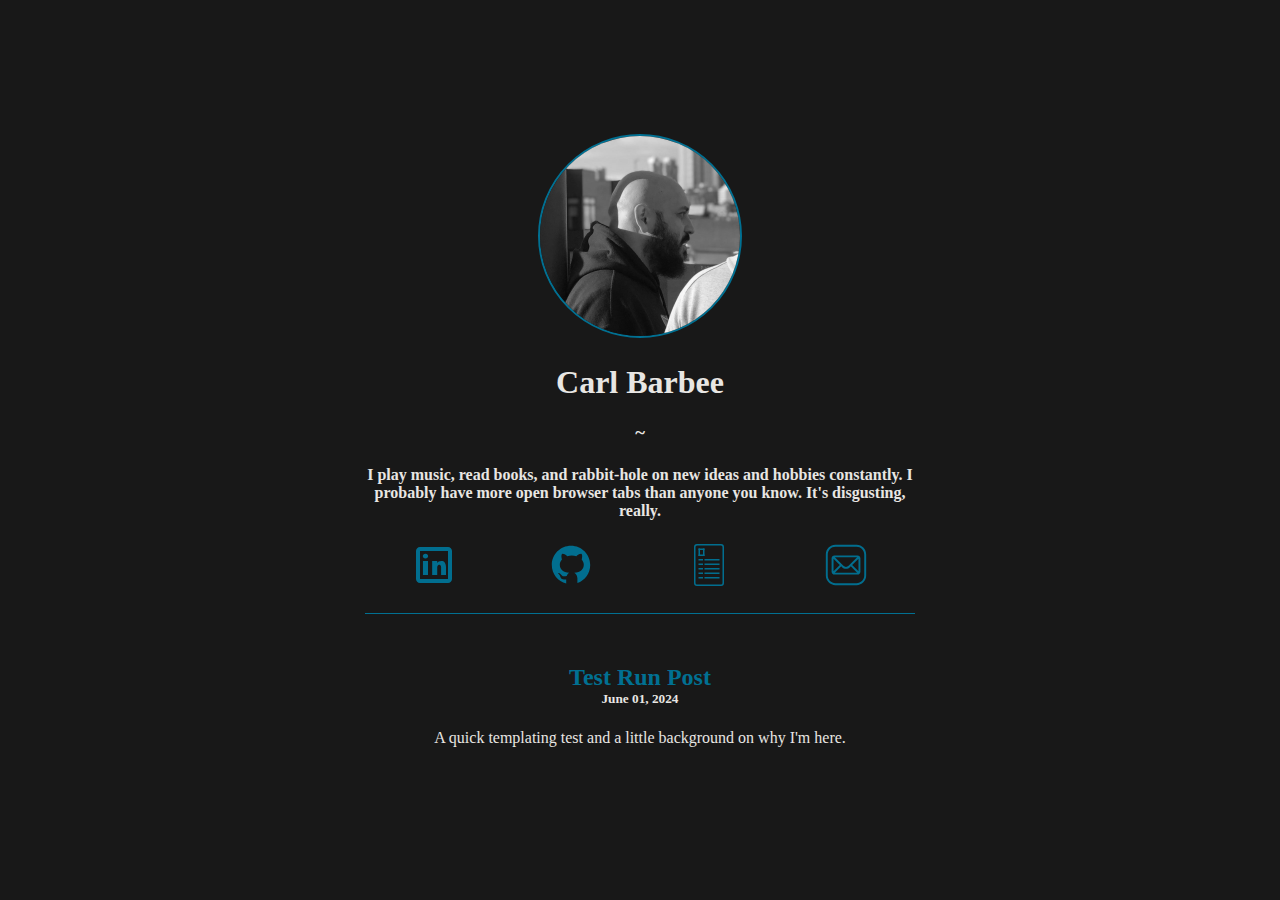
<file: index.html>
<!doctype html>
<html lang="en">

<head>
  <meta charset="utf-8">
  <meta name="viewport" content="width=device-width, initial-scale=1" >
  <title>Carl Barbee</title>
  <link rel="stylesheet" href="css/style.css">
  <meta name="description" content="">

  <link rel="icon" href="/favicon.ico" sizes="any">
  <link rel="icon" href="/icon.png">
  <link rel="apple-touch-icon" href="icon.png">

  <meta name="theme-color" content="#fafafa">
</head>

<body>
  <div class="main-container">

    <img class="headshot" src="img/IMG_1931.jpg" alt="picture of page author" title="This is me. Carl.">
    <h1>Carl Barbee</h1>
    <h3>~</h3>

    <h4>I play music, read books, and rabbit-hole on new ideas and hobbies constantly. I probably have more open browser tabs than anyone you know. It's disgusting, really.</h4>

    <div class="social-pane">
    <!-- 48x48 icons from https://icons8.com -->

      <div class="social-icon">
        <a href="https://www.linkedin.com/in/carl-barbee/"> <!-- https://icons8.com/icon/85044/linkedin -->
        <svg xmlns="http://www.w3.org/2000/svg" x="0px" y="0px" width="48" height="48" viewBox="0 0 24 24">
          <path d="M 5 3 C 3.895 3 3 3.895 3 5 L 3 19 C 3 20.105 3.895 21 5 21 L 19 21 C 20.105 21 21 20.105 21 19 L 21 5 C 21 3.895 20.105 3 19 3 L 5 3 z M 5 5 L 19 5 L 19 19 L 5 19 L 5 5 z M 7.7792969 6.3164062 C 6.9222969 6.3164062 6.4082031 6.8315781 6.4082031 7.5175781 C 6.4082031 8.2035781 6.9223594 8.7167969 7.6933594 8.7167969 C 8.5503594 8.7167969 9.0644531 8.2035781 9.0644531 7.5175781 C 9.0644531 6.8315781 8.5502969 6.3164062 7.7792969 6.3164062 z M 6.4765625 10 L 6.4765625 17 L 9 17 L 9 10 L 6.4765625 10 z M 11.082031 10 L 11.082031 17 L 13.605469 17 L 13.605469 13.173828 C 13.605469 12.034828 14.418109 11.871094 14.662109 11.871094 C 14.906109 11.871094 15.558594 12.115828 15.558594 13.173828 L 15.558594 17 L 18 17 L 18 13.173828 C 18 10.976828 17.023734 10 15.802734 10 C 14.581734 10 13.930469 10.406562 13.605469 10.976562 L 13.605469 10 L 11.082031 10 z"></path>
        </svg></a>
      </div>

      <div class="social-icon">
        <a href="https://github.com/ExtraBendyCactus"> <!-- https://icons8.com/icon/62856/github -->
          <svg  xmlns="http://www.w3.org/2000/svg" x="0px" y="0px" width="48" height="48" viewBox="0 0 30 30">
            <path d="M15,3C8.373,3,3,8.373,3,15c0,5.623,3.872,10.328,9.092,11.63C12.036,26.468,12,26.28,12,26.047v-2.051 c-0.487,0-1.303,0-1.508,0c-0.821,0-1.551-0.353-1.905-1.009c-0.393-0.729-0.461-1.844-1.435-2.526 c-0.289-0.227-0.069-0.486,0.264-0.451c0.615,0.174,1.125,0.596,1.605,1.222c0.478,0.627,0.703,0.769,1.596,0.769 c0.433,0,1.081-0.025,1.691-0.121c0.328-0.833,0.895-1.6,1.588-1.962c-3.996-0.411-5.903-2.399-5.903-5.098 c0-1.162,0.495-2.286,1.336-3.233C9.053,10.647,8.706,8.73,9.435,8c1.798,0,2.885,1.166,3.146,1.481C13.477,9.174,14.461,9,15.495,9 c1.036,0,2.024,0.174,2.922,0.483C18.675,9.17,19.763,8,21.565,8c0.732,0.731,0.381,2.656,0.102,3.594 c0.836,0.945,1.328,2.066,1.328,3.226c0,2.697-1.904,4.684-5.894,5.097C18.199,20.49,19,22.1,19,23.313v2.734 c0,0.104-0.023,0.179-0.035,0.268C23.641,24.676,27,20.236,27,15C27,8.373,21.627,3,15,3z"></path>
          </svg></a>
      </div>

<!--      <div class="social-icon">-->
<!--        <a href="https://dev.to/"> &lt;!&ndash; https://icons8.com/icon/Sf2NuZRCVuaE/dev &ndash;&gt;-->
<!--          <svg xmlns="http://www.w3.org/2000/svg" x="0px" y="0px" width="48" height="48" viewBox="0 0 32 32">-->
<!--            <path d="M 2 7 L 2 25 L 30 25 L 30 7 L 2 7 z M 4 9 L 28 9 L 28 23 L 4 23 L 4 9 z M 6 11 L 6 21 L 9 21 C 10.654 21 12 19.654 12 18 L 12 14 C 12 12.346 10.654 11 9 11 L 6 11 z M 16 11 C 14.897 11 14 11.897 14 13 L 14 19 C 14 20.103 14.897 21 16 21 L 18 21 L 18 19 L 16 19 L 16 17 L 18 17 L 18 15 L 16 15 L 16 13 L 18 13 L 18 11 L 16 11 z M 19.691406 11 L 21.775391 20.025391 C 21.907391 20.595391 22.415 21 23 21 C 23.585 21 24.092609 20.595391 24.224609 20.025391 L 26.308594 11 L 24.255859 11 L 23 16.439453 L 21.744141 11 L 19.691406 11 z M 8 13 L 9 13 C 9.552 13 10 13.448 10 14 L 10 18 C 10 18.552 9.552 19 9 19 L 8 19 L 8 13 z"></path>-->
<!--          </svg></a>-->
<!--      </div>-->

      <div class="social-icon">
        <a href="resume.html">
          <svg fill="#000000" width="48px" height="48px" viewBox="0 0 32 32" xmlns="http://www.w3.org/2000/svg"><rect height="1" width="12" x="10" y="29"/><rect height="1" width="12" x="10" y="2"/><rect height="1" width="4" x="9" y="5"/><rect height="1" width="4" x="9" y="9"/><rect height="1" width="10" x="13" y="12"/><rect height="1" width="3" x="9" y="12"/><rect height="1" width="10" x="13" y="15"/><rect height="1" width="3" x="9" y="15"/><rect height="1" width="10" x="13" y="18"/><rect height="1" width="3" x="9" y="18"/><rect height="1" width="10" x="13" y="21"/><rect height="1" width="3" x="9" y="21"/><rect height="1" width="10" x="13" y="24"/><rect height="1" width="3" x="9" y="24"/><rect height="1" transform="translate(9.5 41.5) rotate(-90)" width="20" x="15.5" y="15.5"/>
            <path d="M22,2V3h2a1,1,0,0,1,1,1V6h1V4a2,2,0,0,0-2-2Z"/><rect height="1" transform="translate(-9.5 22.5) rotate(-90)" width="20" x="-3.5" y="15.5"/><path d="M10,2V3H8A1,1,0,0,0,7,4V6H6V4A2,2,0,0,1,8,2Z"/><path d="M22,30V29h2a1,1,0,0,0,1-1V26h1v2a2,2,0,0,1-2,2Z"/><path d="M10,30V29H8a1,1,0,0,1-1-1V26H6v2a2,2,0,0,0,2,2Z"/><rect height="5" width="1" x="9" y="5"/><rect height="5" width="1" x="12" y="5"/>
          </svg></a>
      </div>

      <div class="social-icon">
        <a href="mailto:carlbarbee@proton.me"> <!-- from https://icons8.com/icons/set/email somewhere, one of the free ones -->
          <svg xmlns="http://www.w3.org/2000/svg" x="0px" y="0px" width="48" height="48" viewBox="0 0 50 50">
            <path d="M 14 4 C 8.4886661 4 4 8.4886661 4 14 L 4 36 C 4 41.511334 8.4886661 46 14 46 L 36 46 C 41.511334 46 46 41.511334 46 36 L 46 14 C 46 8.4886661 41.511334 4 36 4 L 14 4 z M 14 6 L 36 6 C 40.430666 6 44 9.5693339 44 14 L 44 36 C 44 40.430666 40.430666 44 36 44 L 14 44 C 9.5693339 44 6 40.430666 6 36 L 6 14 C 6 9.5693339 9.5693339 6 14 6 z M 13 15 C 11.35503 15 10 16.35503 10 18 L 10 32 C 10 33.64497 11.35503 35 13 35 L 37 35 C 38.64497 35 40 33.64497 40 32 L 40 18 C 40 16.35503 38.64497 15 37 15 L 13 15 z M 13.414062 17 L 36.583984 17 L 27.677734 25.892578 C 26.18494 27.382984 23.796834 27.382819 22.304688 25.890625 L 13.414062 17 z M 38 18.412109 L 38 31.587891 L 31.402344 25 L 38 18.412109 z M 12 18.414062 L 18.585938 25 L 12 31.585938 L 12 18.414062 z M 29.988281 26.412109 L 36.585938 33 L 13.414062 33 L 20 26.414062 L 20.890625 27.304688 C 23.146478 29.56054 26.832638 29.562194 29.089844 27.308594 L 29.988281 26.412109 z"></path>
          </svg></a>
      </div>

    </div>
    <div id="recent-posts">
      <div>
        <h2><a href="posts/2024/06-01.html">Test Run Post</a></h2>
        <h5 class="post-date">June 01, 2024</h5>
        <p>A quick templating test and a little background on why I'm here.</p>
      </div>

    </div>
  </div>

</body>

</html>
</file>
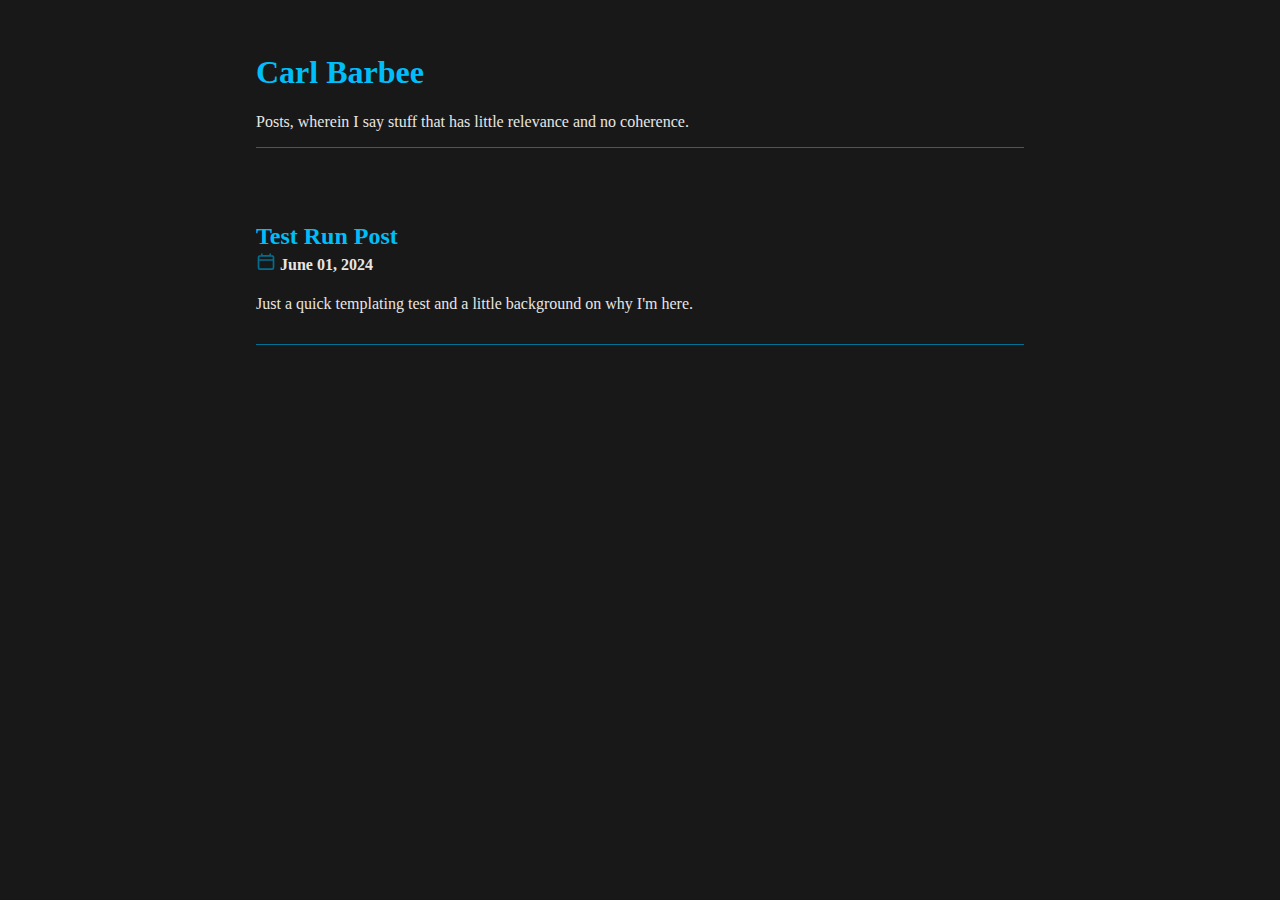
<file: posts/index.html>
<!DOCTYPE html>
<html lang="en">
<head>

    <meta charset="utf-8">
    <meta content="width=device-width" name="viewport">
    <title>All Posts</title>
    <style>
        body {
            background-color: #181818;
            color: #e8e6e3;
        }

        #main-wrapper {
            overflow: auto;
            padding: 25px 5px;
            position: relative;
            width: 100%;
            max-width: 768px;
            margin: 0 auto;

            a:link, a:visited {
                text-decoration: none;
                color: #00bef9;
            }
        }

        .title-header {
            border-bottom: 1px solid #017092;
            justify-content: start;
            text-align: start;
            margin: 20px 0 75px;

            a:link, a:visited {
                text-decoration: none;
                color: #e8e6e3;
            }

        }

        .post {
            border-bottom: 1px solid #017092;
            justify-content: start;
            margin-bottom: 60px;
            padding-bottom: 15px;
            text-align: start;
            svg {
                filter: invert(24%) sepia(58%) saturate(2588%) hue-rotate(171deg) brightness(98%) contrast(99%);
            }
        }

        .post:hover {
            border-bottom: 1px solid #00bef9;
            svg {
                filter: invert(53%) sepia(31%) saturate(4067%) hue-rotate(160deg) brightness(106%) contrast(99%);
            }
        }

        h4 {
            margin-top: -20px;
        }
    </style>

    <link rel="icon" href="/favicon.ico" sizes="any">
    <link rel="icon" href="/icon.png">
    <link rel="apple-touch-icon" href="/icon.png">

</head>
<body>
    <div id="main-wrapper">
        <div class="title-header">
            <h1><a href="..">Carl Barbee</a></h1>
            <p>Posts, wherein I say stuff that has little relevance and no coherence.</p>
        </div>

        <div class="post-list">
            <div class="post">
                <h2><a href="2024/06-01.html">Test Run Post</a></h2>
                <h4><?xml version="1.0" encoding="utf-8"?><!-- Uploaded to: SVG Repo, www.svgrepo.com, Generator: SVG Repo Mixer Tools -->
                    <svg width="20px" height="20px" viewBox="0 0 24 24" fill="none" xmlns="http://www.w3.org/2000/svg">
                        <path d="M3 10H21M7 3V5M17 3V5M6.2 21H17.8C18.9201 21 19.4802 21 19.908 20.782C20.2843 20.5903 20.5903 20.2843 20.782 19.908C21 19.4802 21 18.9201 21 17.8V8.2C21 7.07989 21 6.51984 20.782 6.09202C20.5903 5.71569 20.2843 5.40973 19.908 5.21799C19.4802 5 18.9201 5 17.8 5H6.2C5.0799 5 4.51984 5 4.09202 5.21799C3.71569 5.40973 3.40973 5.71569 3.21799 6.09202C3 6.51984 3 7.07989 3 8.2V17.8C3 18.9201 3 19.4802 3.21799 19.908C3.40973 20.2843 3.71569 20.5903 4.09202 20.782C4.51984 21 5.07989 21 6.2 21Z" stroke="#000000" stroke-width="2" stroke-linecap="round" stroke-linejoin="round" transform="translate(0 2)" />
                    </svg> June 01, 2024</h4>
                <p>Just a quick templating test and a little background on why I'm here.</p>
            </div>

        </div>
    </div>

</body>
</html>
</file>
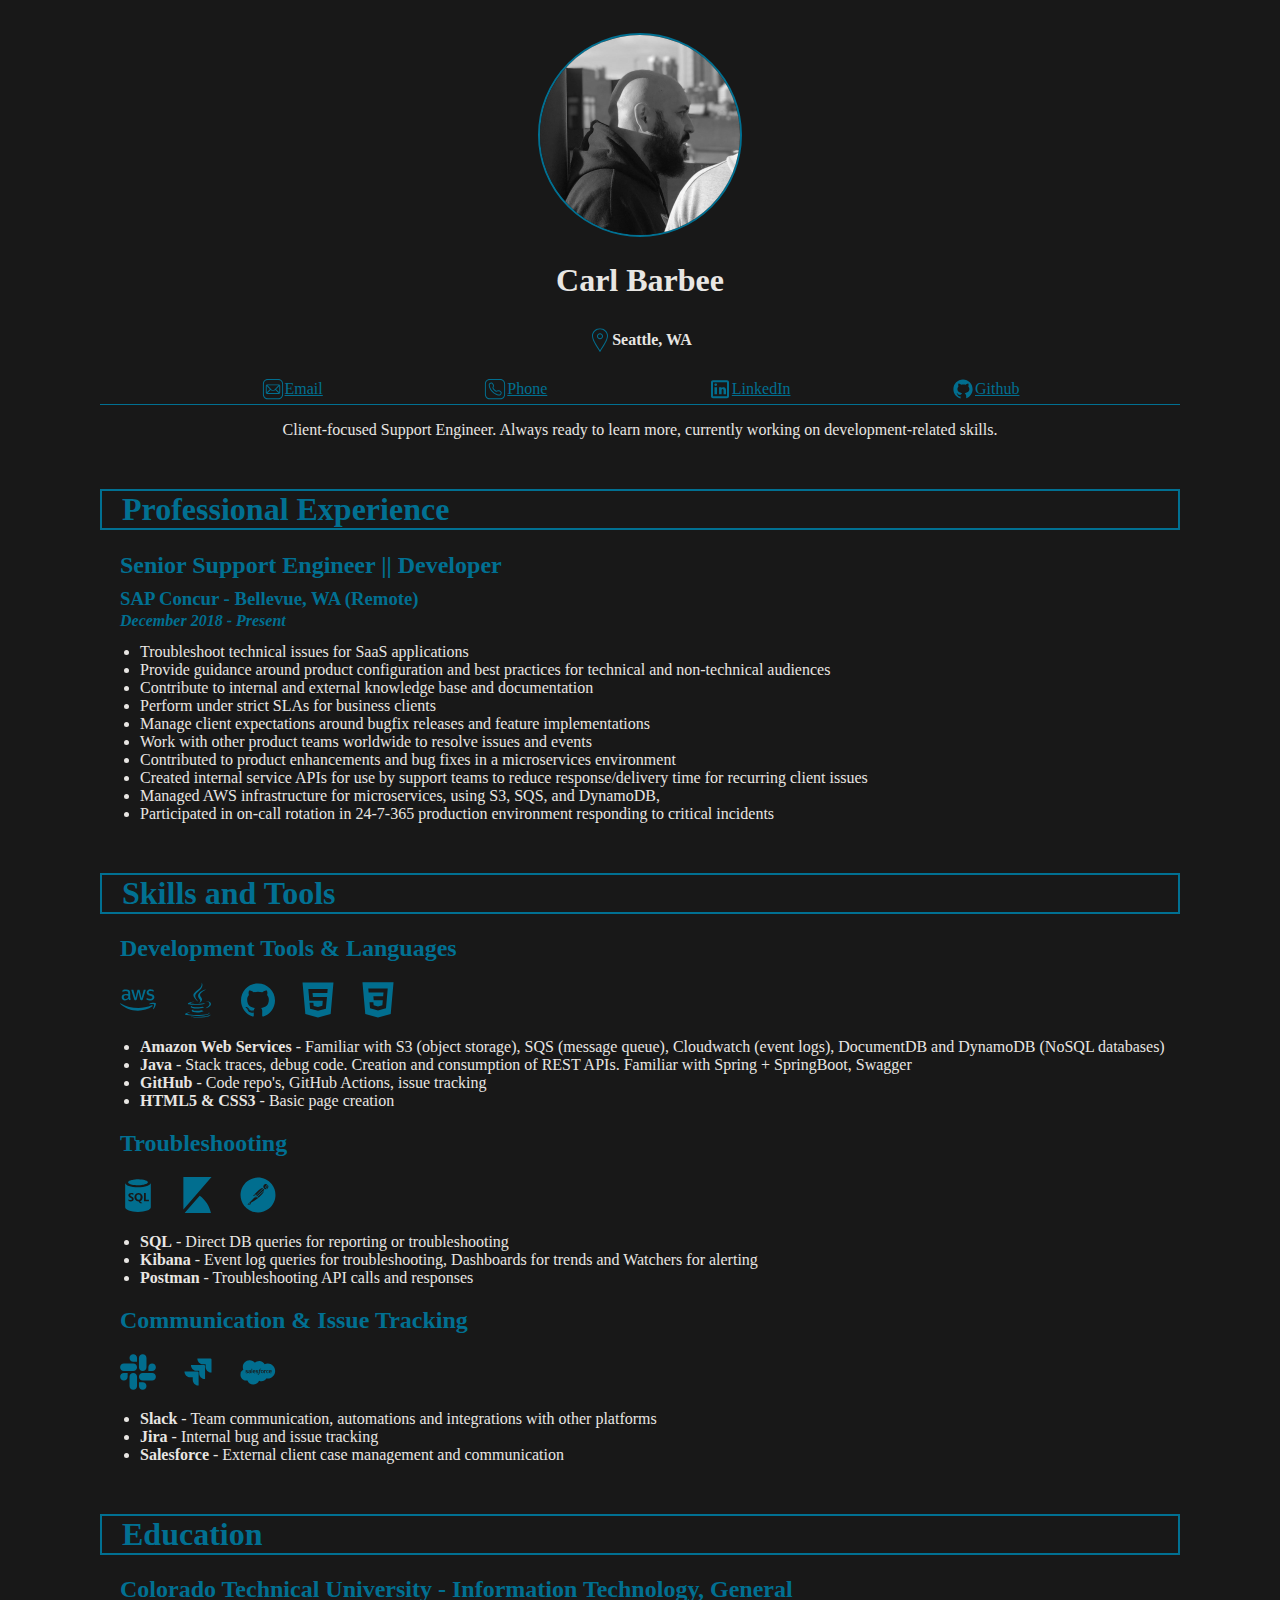
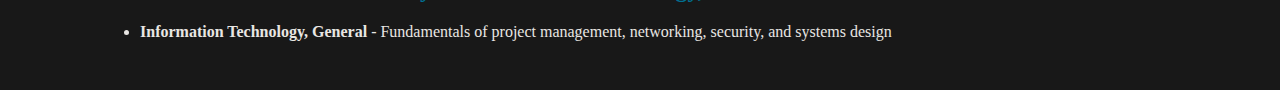
<file: resume.html>
<!DOCTYPE html>
<html lang="en">

<head>
  <meta charset="UTF-8">
  <title>Carl Barbee</title>

  <link rel="stylesheet" href="css/style.css">

  <link rel="icon" href="/favicon.ico" sizes="any">
  <link rel="icon" href="/icon.png">
  <link rel="apple-touch-icon" href="icon.png">

</head>

<body id="resume-body">
  <div class="main-resume-container">
    <img class="headshot" src="img/IMG_1931.jpg" alt="picture of page author" title="This is me. Carl.">
    <h1>Carl Barbee</h1>
    <h4>
      <svg class="resume-contact-icon resume h4" id="location-icon"  width="24" height="24" xmlns="http://www.w3.org/2000/svg" fill-rule="evenodd" clip-rule="evenodd">
        <path d="M12 10c-1.104 0-2-.896-2-2s.896-2 2-2 2 .896 2 2-.896 2-2 2m0-5c-1.657 0-3 1.343-3 3s1.343 3 3 3 3-1.343 3-3-1.343-3-3-3m-7 2.602c0-3.517 3.271-6.602 7-6.602s7 3.085 7 6.602c0 3.455-2.563 7.543-7 14.527-4.489-7.073-7-11.072-7-14.527m7-7.602c-4.198 0-8 3.403-8 7.602 0 4.198 3.469 9.21 8 16.398 4.531-7.188 8-12.2 8-16.398 0-4.199-3.801-7.602-8-7.602"/>
      </svg>Seattle, WA
    </h4>

      <div id="resume-contact">
        <div>
          <a href="mailto:carlbarbee@proton.me"> <!-- from https://icons8.com/icons/set/email somewhere, one of the free ones -->
            <svg class="resume-contact-icon" xmlns="http://www.w3.org/2000/svg" x="0px" y="0px" width="24" height="24" viewBox="0 0 50 50">
              <path d="M 14 4 C 8.4886661 4 4 8.4886661 4 14 L 4 36 C 4 41.511334 8.4886661 46 14 46 L 36 46 C 41.511334 46 46 41.511334 46 36 L 46 14 C 46 8.4886661 41.511334 4 36 4 L 14 4 z M 14 6 L 36 6 C 40.430666 6 44 9.5693339 44 14 L 44 36 C 44 40.430666 40.430666 44 36 44 L 14 44 C 9.5693339 44 6 40.430666 6 36 L 6 14 C 6 9.5693339 9.5693339 6 14 6 z M 13 15 C 11.35503 15 10 16.35503 10 18 L 10 32 C 10 33.64497 11.35503 35 13 35 L 37 35 C 38.64497 35 40 33.64497 40 32 L 40 18 C 40 16.35503 38.64497 15 37 15 L 13 15 z M 13.414062 17 L 36.583984 17 L 27.677734 25.892578 C 26.18494 27.382984 23.796834 27.382819 22.304688 25.890625 L 13.414062 17 z M 38 18.412109 L 38 31.587891 L 31.402344 25 L 38 18.412109 z M 12 18.414062 L 18.585938 25 L 12 31.585938 L 12 18.414062 z M 29.988281 26.412109 L 36.585938 33 L 13.414062 33 L 20 26.414062 L 20.890625 27.304688 C 23.146478 29.56054 26.832638 29.562194 29.089844 27.308594 L 29.988281 26.412109 z"></path>
            </svg>Email</a>
        </div>
        <div>
          <a href="tel:+4257600069"> <!-- https://icons8.com/icon/2olGSGqpqGWD/phone -->
            <svg class="resume-contact-icon" xmlns="http://www.w3.org/2000/svg" x="0px" y="0px" width="24" height="24" viewBox="0 0 50 50">
              <path d="M 14 3.9902344 C 8.4886661 3.9902344 4 8.4789008 4 13.990234 L 4 35.990234 C 4 41.501568 8.4886661 45.990234 14 45.990234 L 36 45.990234 C 41.511334 45.990234 46 41.501568 46 35.990234 L 46 13.990234 C 46 8.4789008 41.511334 3.9902344 36 3.9902344 L 14 3.9902344 z M 14 5.9902344 L 36 5.9902344 C 40.430666 5.9902344 44 9.5595687 44 13.990234 L 44 35.990234 C 44 40.4209 40.430666 43.990234 36 43.990234 L 14 43.990234 C 9.5693339 43.990234 6 40.4209 6 35.990234 L 6 13.990234 C 6 9.5595687 9.5693339 5.9902344 14 5.9902344 z M 18.048828 11.035156 C 16.003504 10.946776 14.45113 11.723922 13.474609 12.658203 C 12.986349 13.125343 12.633832 13.625179 12.392578 14.091797 C 12.151324 14.558415 11.998047 14.943108 11.998047 15.443359 C 11.998047 15.398799 11.987059 15.632684 11.980469 15.904297 C 11.973869 16.17591 11.97507 16.542045 12 16.984375 C 12.04996 17.869036 12.199897 19.065677 12.597656 20.484375 C 13.393174 23.321771 15.184446 27.043821 19.070312 30.929688 C 22.95618 34.815554 26.678014 36.606575 29.515625 37.402344 C 30.93443 37.800228 32.130881 37.949937 33.015625 38 C 33.457997 38.02503 33.822105 38.026091 34.09375 38.019531 C 34.365395 38.012931 34.601049 38.001953 34.556641 38.001953 C 35.056892 38.001953 35.441585 37.848676 35.908203 37.607422 C 36.374821 37.366168 36.874657 37.013651 37.341797 36.525391 C 38.276078 35.54887 39.053222 33.996496 38.964844 31.951172 C 38.922907 30.975693 38.381316 30.111858 37.582031 29.599609 C 36.96435 29.203814 36.005458 28.589415 34.753906 27.789062 C 33.301811 26.861299 31.44451 26.795029 29.929688 27.625 L 30.015625 27.582031 L 28.837891 28.087891 L 28.751953 28.148438 C 28.465693 28.349428 28.111154 28.386664 27.789062 28.251953 C 26.886813 27.874649 25.480985 27.133329 24.173828 25.826172 C 22.866671 24.519015 22.125351 23.113186 21.748047 22.210938 C 21.613336 21.888845 21.650568 21.534307 21.851562 21.248047 L 21.912109 21.162109 L 22.417969 19.984375 L 22.375 20.070312 C 23.204764 18.555868 23.140248 16.698619 22.210938 15.246094 C 21.410584 13.994542 20.796186 13.03565 20.400391 12.417969 C 19.888142 11.618684 19.02431 11.077096 18.048828 11.035156 z M 17.962891 13.033203 C 18.243409 13.045263 18.533045 13.209378 18.716797 13.496094 C 19.113001 14.114413 19.727696 15.07377 20.527344 16.324219 C 21.058033 17.153694 21.09533 18.243821 20.621094 19.109375 L 20.597656 19.152344 L 20.115234 20.279297 L 20.214844 20.097656 C 19.623835 20.939396 19.505055 22.032514 19.902344 22.982422 C 20.35304 24.060173 21.214923 25.695392 22.759766 27.240234 C 24.304608 28.785077 25.939827 29.64696 27.017578 30.097656 C 27.967486 30.494945 29.060604 30.376165 29.902344 29.785156 L 29.720703 29.884766 L 30.847656 29.402344 L 30.890625 29.378906 C 31.755801 28.904877 32.845877 28.944375 33.675781 29.474609 L 33.675781 29.472656 C 34.92623 30.272304 35.885587 30.886999 36.503906 31.283203 C 36.790622 31.466955 36.954736 31.756591 36.966797 32.037109 C 37.032417 33.555785 36.504954 34.506599 35.896484 35.142578 C 35.59225 35.460568 35.262335 35.691348 34.990234 35.832031 C 34.718133 35.972715 34.457889 36.001953 34.556641 36.001953 C 34.373232 36.001953 34.276633 36.013981 34.046875 36.019531 C 33.817117 36.025131 33.509144 36.025436 33.128906 36.003906 C 32.368431 35.960876 31.318757 35.831053 30.054688 35.476562 C 27.526547 34.767581 24.137509 33.168759 20.484375 29.515625 C 16.831241 25.862491 15.232169 22.473167 14.523438 19.945312 C 14.169071 18.681386 14.039037 17.631464 13.996094 16.871094 C 13.974624 16.490908 13.974899 16.18286 13.980469 15.953125 C 13.986069 15.72339 13.998047 15.626918 13.998047 15.443359 C 13.998047 15.542109 14.027287 15.281867 14.167969 15.009766 C 14.308652 14.737665 14.539432 14.40775 14.857422 14.103516 C 15.493401 13.495046 16.444215 12.967581 17.962891 13.033203 z"></path>
            </svg>Phone</a>
        </div>
        <div>
          <a href="https://www.linkedin.com/in/carl-barbee/"> <!-- https://icons8.com/icon/85044/linkedin -->
            <svg class="resume-contact-icon" xmlns="http://www.w3.org/2000/svg" x="0px" y="0px" width="24" height="24" viewBox="0 0 24 24">
              <path d="M 5 3 C 3.895 3 3 3.895 3 5 L 3 19 C 3 20.105 3.895 21 5 21 L 19 21 C 20.105 21 21 20.105 21 19 L 21 5 C 21 3.895 20.105 3 19 3 L 5 3 z M 5 5 L 19 5 L 19 19 L 5 19 L 5 5 z M 7.7792969 6.3164062 C 6.9222969 6.3164062 6.4082031 6.8315781 6.4082031 7.5175781 C 6.4082031 8.2035781 6.9223594 8.7167969 7.6933594 8.7167969 C 8.5503594 8.7167969 9.0644531 8.2035781 9.0644531 7.5175781 C 9.0644531 6.8315781 8.5502969 6.3164062 7.7792969 6.3164062 z M 6.4765625 10 L 6.4765625 17 L 9 17 L 9 10 L 6.4765625 10 z M 11.082031 10 L 11.082031 17 L 13.605469 17 L 13.605469 13.173828 C 13.605469 12.034828 14.418109 11.871094 14.662109 11.871094 C 14.906109 11.871094 15.558594 12.115828 15.558594 13.173828 L 15.558594 17 L 18 17 L 18 13.173828 C 18 10.976828 17.023734 10 15.802734 10 C 14.581734 10 13.930469 10.406562 13.605469 10.976562 L 13.605469 10 L 11.082031 10 z"></path>
            </svg>LinkedIn</a>
        </div>
        <div>
          <a href="https://github.com/ExtraBendyCactus"> <!-- https://icons8.com/icon/62856/github -->
            <svg class="resume-contact-icon" xmlns="http://www.w3.org/2000/svg" x="0px" y="0px" width="24" height="24" viewBox="0 0 30 30">
              <path d="M15,3C8.373,3,3,8.373,3,15c0,5.623,3.872,10.328,9.092,11.63C12.036,26.468,12,26.28,12,26.047v-2.051 c-0.487,0-1.303,0-1.508,0c-0.821,0-1.551-0.353-1.905-1.009c-0.393-0.729-0.461-1.844-1.435-2.526 c-0.289-0.227-0.069-0.486,0.264-0.451c0.615,0.174,1.125,0.596,1.605,1.222c0.478,0.627,0.703,0.769,1.596,0.769 c0.433,0,1.081-0.025,1.691-0.121c0.328-0.833,0.895-1.6,1.588-1.962c-3.996-0.411-5.903-2.399-5.903-5.098 c0-1.162,0.495-2.286,1.336-3.233C9.053,10.647,8.706,8.73,9.435,8c1.798,0,2.885,1.166,3.146,1.481C13.477,9.174,14.461,9,15.495,9 c1.036,0,2.024,0.174,2.922,0.483C18.675,9.17,19.763,8,21.565,8c0.732,0.731,0.381,2.656,0.102,3.594 c0.836,0.945,1.328,2.066,1.328,3.226c0,2.697-1.904,4.684-5.894,5.097C18.199,20.49,19,22.1,19,23.313v2.734 c0,0.104-0.023,0.179-0.035,0.268C23.641,24.676,27,20.236,27,15C27,8.373,21.627,3,15,3z"></path>
            </svg>Github</a>
        </div>
      </div>

    <div id="resume-intro">
      <p>Client-focused Support Engineer. Always ready to learn more, currently working on development-related skills.</p>
    </div>

    <section id="resume-experience">
      <h1 class="resume-header resume-h1">Professional Experience</h1>
      <h2 class="resume-header">Senior Support Engineer || Developer</h2>
      <h3 class="resume-header resume-h3">SAP Concur - Bellevue, WA (Remote)</h3>
      <h4 class="resume-header resume-h4">December 2018 - Present</h4>
      <ul>
        <li>Troubleshoot technical issues for SaaS applications</li>
        <li>Provide guidance around product configuration and best practices for technical and non-technical audiences</li>
        <li>Contribute to internal and external knowledge base and documentation</li>
        <li>Perform under strict SLAs for business clients</li>
        <li>Manage client expectations around bugfix releases and feature implementations</li>
        <li>Work with other product teams worldwide to resolve issues and events</li>
        <li>Contributed to product enhancements and bug fixes in a microservices environment</li>
        <li>Created internal service APIs for use by support teams to reduce response/delivery time for recurring client issues</li>
        <li>Managed AWS infrastructure for microservices, using S3, SQS, and DynamoDB,</li>
        <li>Participated in on-call rotation in 24-7-365 production environment responding to critical incidents</li>
      </ul>
    </section>

    <section id="resume-skills">
      <h1 class="resume-header resume-h1" >Skills and Tools</h1>

        <div id="skill-icons"><!-- put the stuff from https://devicon.dev here -->

          <h2 class="resume-header">Development Tools & Languages</h2>
          <svg class="skills-icons" id="aws-icon" width="36" height="36" viewBox="0 0 128 128" >
            <path fill="#000000" d="M108.59 26.148c-1.852 0-3.622.211-5.305.715-1.684.504-3.117 1.223-4.379 2.188a10.829 10.829 0 0 0-3.031 3.453c-.757 1.348-1.137 2.906-1.137 4.676 0 2.187.716 4.25 2.106 6.105 1.386 1.895 3.66 3.324 6.734 4.293l6.106 1.895c2.062.675 3.496 1.391 4.254 2.191.757.801 1.136 1.765 1.136 2.945 0 1.726-.758 3.074-2.191 4-1.43.925-3.492 1.391-6.145 1.391-1.687 0-3.328-.168-5.011-.504a23.102 23.102 0 0 1-4.633-1.476c-.421-.168-.801-.336-1.051-.418a2.357 2.357 0 0 0-.758-.13c-.634 0-.969.423-.969 1.305v2.149a2.919 2.919 0 0 0 .254 1.18c.168.38.629.8 1.305 1.18 1.094.628 2.734 1.179 4.84 1.683 2.105.504 4.297.758 6.484.758 2.15 0 4.129-.297 6.024-.883 1.808-.551 3.367-1.309 4.672-2.36 1.304-1.01 2.316-2.273 3.074-3.707.714-1.429 1.094-3.07 1.094-4.882 0-2.188-.633-4.168-1.938-5.895-1.304-1.727-3.491-3.074-6.523-4.043l-5.98-1.895c-2.23-.713-3.79-1.516-4.634-2.316-.84-.797-1.261-1.808-1.261-2.988 0-1.726.671-2.95 1.98-3.746 1.305-.801 3.199-1.18 5.598-1.18 2.988 0 5.683.547 8.086 1.64.714.337 1.261.508 1.597.508.633 0 .969-.463.969-1.347v-1.98c0-.59-.125-1.051-.379-1.391-.25-.378-.672-.715-1.262-1.051-.422-.254-1.011-.504-1.77-.758a32.528 32.528 0 0 0-2.398-.676c-.886-.168-1.769-.336-2.738-.46a21.347 21.347 0 0 0-2.82-.169zm-86.822.082c-2.316 0-4.508.254-6.57.801-2.063.505-3.831 1.137-5.303 1.895-.59.297-.97.59-1.18.883-.211.296-.293.8-.293 1.476v2.063c0 .882.293 1.304.883 1.304.168 0 .378-.043.674-.125.293-.086.796-.254 1.472-.547a33.416 33.416 0 0 1 4.547-1.433A19.176 19.176 0 0 1 20.547 32c3.242 0 5.513.633 6.863 1.938 1.304 1.303 1.98 3.534 1.98 6.734v3.074c-1.683-.379-3.283-.715-4.843-.926-1.558-.21-3.031-.336-4.461-.336-4.34 0-7.75 1.094-10.316 3.286-2.571 2.187-3.832 5.093-3.832 8.671 0 3.368 1.05 6.063 3.113 8.086 2.066 2.02 4.887 3.032 8.422 3.032 4.97 0 9.097-1.938 12.379-5.813a34.153 34.153 0 0 0 1.304 2.484 13.28 13.28 0 0 0 1.516 1.98c.422.38.844.59 1.266.59.334 0 .714-.128 1.093-.378l2.653-1.77c.546-.42.8-.843.8-1.261a1.86 1.86 0 0 0-.293-.97 22.469 22.469 0 0 1-1.347-3.03c-.297-.925-.465-2.19-.465-3.75h-.086V40c0-4.633-1.176-8.086-3.492-10.36-2.36-2.273-6.025-3.41-11.033-3.41zm19.58 1.012c-.676 0-1.012.379-1.012 1.051 0 .297.129.844.379 1.687l9.894 32.547c.254.8.547 1.387.887 1.641.336.297.84.422 1.598.422h3.62c.759 0 1.347-.125 1.684-.422.34-.293.591-.84.801-1.684l6.485-27.117 6.527 27.16c.168.84.46 1.387.8 1.684.337.292.883.422 1.684.422h3.621c.715 0 1.262-.167 1.598-.422.34-.253.633-.8.887-1.64L90.949 30.02c.168-.46.25-.797.293-1.051.043-.254.086-.466.086-.676 0-.715-.379-1.05-1.055-1.05H86.36c-.757 0-1.308.166-1.644.421-.293.25-.59.8-.84 1.64L76.59 57.517l-6.653-28.211c-.166-.8-.464-1.39-.8-1.64-.336-.298-.884-.423-1.684-.423h-3.367c-.758 0-1.348.167-1.688.422-.335.25-.588.8-.796 1.64l-6.57 27.876-7.075-27.875c-.25-.8-.504-1.39-.84-1.64-.297-.298-.844-.423-1.644-.423h-4.125zM21.64 47.496a31.816 31.816 0 0 1 3.96.25 34.401 34.401 0 0 1 3.872.719v1.765c0 1.435-.168 2.653-.422 3.665-.25 1.01-.758 1.895-1.43 2.695-1.137 1.262-2.484 2.187-4 2.695-1.516.504-2.949.758-4.336.758-1.937 0-3.41-.508-4.422-1.559-1.054-1.01-1.558-2.484-1.558-4.464 0-2.106.675-3.704 2.062-4.84 1.391-1.137 3.454-1.684 6.274-1.684zM118 73.348c-4.432.063-9.664 1.052-13.621 3.832-1.223.883-1.012 2.062.336 1.894 4.508-.547 14.44-1.726 16.21.547 1.77 2.23-1.976 11.62-3.663 15.79-.504 1.26.59 1.769 1.726.8 7.41-6.231 9.348-19.242 7.832-21.137-.757-.925-4.388-1.79-8.82-1.726zM1.63 75.859c-.926.116-1.347 1.236-.368 2.121 16.508 14.902 38.359 23.872 62.613 23.872 17.305 0 37.43-5.43 51.281-15.66 2.273-1.689.298-4.254-2.02-3.204-15.533 6.57-32.421 9.77-47.788 9.77-22.778 0-44.8-6.273-62.653-16.633-.39-.231-.755-.304-1.064-.266z"></path>
          </svg>

          <svg class="skills-icons" id="java-icon" width="36" height="36" viewBox="0 0 128 128">
            <path fill="#000000" d="M47.617 98.12c-19.192 5.362 11.677 16.439 36.115 5.969-4.003-1.556-6.874-3.351-6.874-3.351-10.897 2.06-15.952 2.222-25.844 1.092-8.164-.935-3.397-3.71-3.397-3.71zm33.189-10.46c-14.444 2.779-22.787 2.69-33.354 1.6-8.171-.845-2.822-4.805-2.822-4.805-21.137 7.016 11.767 14.977 41.309 6.336-3.14-1.106-5.133-3.131-5.133-3.131zm11.319-60.575c.001 0-42.731 10.669-22.323 34.187 6.024 6.935-1.58 13.17-1.58 13.17s15.289-7.891 8.269-17.777c-6.559-9.215-11.587-13.793 15.634-29.58zm9.998 81.144s3.529 2.91-3.888 5.159c-14.102 4.272-58.706 5.56-71.095.171-4.45-1.938 3.899-4.625 6.526-5.192 2.739-.593 4.303-.485 4.303-.485-4.952-3.487-32.013 6.85-13.742 9.815 49.821 8.076 90.817-3.637 77.896-9.468zM85 77.896c2.395-1.634 5.703-3.053 5.703-3.053s-9.424 1.685-18.813 2.474c-11.494.964-23.823 1.154-30.012.326-14.652-1.959 8.033-7.348 8.033-7.348s-8.812-.596-19.644 4.644C17.455 81.134 61.958 83.958 85 77.896zm5.609 15.145c-.108.29-.468.616-.468.616 31.273-8.221 19.775-28.979 4.822-23.725-1.312.464-2 1.543-2 1.543s.829-.334 2.678-.72c7.559-1.575 18.389 10.119-5.032 22.286zM64.181 70.069c-4.614-10.429-20.26-19.553.007-35.559C89.459 14.563 76.492 1.587 76.492 1.587c5.23 20.608-18.451 26.833-26.999 39.667-5.821 8.745 2.857 18.142 14.688 28.815zm27.274 51.748c-19.187 3.612-42.854 3.191-56.887.874 0 0 2.874 2.38 17.646 3.331 22.476 1.437 57-.8 57.816-11.436.001 0-1.57 4.032-18.575 7.231z"></path>
          </svg>

          <svg class="skills-icons" id="github-icon" width="36" height="36" viewBox="0 0 128 128">
            <g fill="#000000"><path fill-rule="evenodd" clip-rule="evenodd" d="M64 5.103c-33.347 0-60.388 27.035-60.388 60.388 0 26.682 17.303 49.317 41.297 57.303 3.017.56 4.125-1.31 4.125-2.905 0-1.44-.056-6.197-.082-11.243-16.8 3.653-20.345-7.125-20.345-7.125-2.747-6.98-6.705-8.836-6.705-8.836-5.48-3.748.413-3.67.413-3.67 6.063.425 9.257 6.223 9.257 6.223 5.386 9.23 14.127 6.562 17.573 5.02.542-3.903 2.107-6.568 3.834-8.076-13.413-1.525-27.514-6.704-27.514-29.843 0-6.593 2.36-11.98 6.223-16.21-.628-1.52-2.695-7.662.584-15.98 0 0 5.07-1.623 16.61 6.19C53.7 35 58.867 34.327 64 34.304c5.13.023 10.3.694 15.127 2.033 11.526-7.813 16.59-6.19 16.59-6.19 3.287 8.317 1.22 14.46.593 15.98 3.872 4.23 6.215 9.617 6.215 16.21 0 23.194-14.127 28.3-27.574 29.796 2.167 1.874 4.097 5.55 4.097 11.183 0 8.08-.07 14.583-.07 16.572 0 1.607 1.088 3.49 4.148 2.897 23.98-7.994 41.263-30.622 41.263-57.294C124.388 32.14 97.35 5.104 64 5.104z"></path><path d="M26.484 91.806c-.133.3-.605.39-1.035.185-.44-.196-.685-.605-.543-.906.13-.31.603-.395 1.04-.188.44.197.69.61.537.91zm2.446 2.729c-.287.267-.85.143-1.232-.28-.396-.42-.47-.983-.177-1.254.298-.266.844-.14 1.24.28.394.426.472.984.17 1.255zM31.312 98.012c-.37.258-.976.017-1.35-.52-.37-.538-.37-1.183.01-1.44.373-.258.97-.025 1.35.507.368.545.368 1.19-.01 1.452zm3.261 3.361c-.33.365-1.036.267-1.552-.23-.527-.487-.674-1.18-.343-1.544.336-.366 1.045-.264 1.564.23.527.486.686 1.18.333 1.543zm4.5 1.951c-.147.473-.825.688-1.51.486-.683-.207-1.13-.76-.99-1.238.14-.477.823-.7 1.512-.485.683.206 1.13.756.988 1.237zm4.943.361c.017.498-.563.91-1.28.92-.723.017-1.308-.387-1.315-.877 0-.503.568-.91 1.29-.924.717-.013 1.306.387 1.306.88zm4.598-.782c.086.485-.413.984-1.126 1.117-.7.13-1.35-.172-1.44-.653-.086-.498.422-.997 1.122-1.126.714-.123 1.354.17 1.444.663zm0 0"></path></g>
          </svg>

          <svg class="skills-icons" id="html5-icon" width="36" height="36" viewBox="0 0 128 128">
            <path fill="#00000" d="M9.032 2l10.005 112.093 44.896 12.401 45.02-12.387L118.968 2H9.032zm89.126 26.539l-.627 7.172L97.255 39H44.59l1.257 14h50.156l-.336 3.471-3.233 36.119-.238 2.27L64 102.609v.002l-.034.018-28.177-7.423L33.876 74h13.815l.979 10.919L63.957 89H64v-.546l15.355-3.875L80.959 67H33.261l-3.383-38.117L29.549 25h68.939l-.33 3.539z"></path>
            <title>TestTestTest</title>
          </svg>

          <svg class="skills-icons" id="css3-icon" width="36" height="36" viewBox="0 0 128 128">
            <path fill="#000000" d="M8.76 1l10.055 112.883 45.118 12.58 45.244-12.626L119.24 1H8.76zm89.591 25.862l-3.347 37.605.01.203-.014.467v-.004l-2.378 26.294-.262 2.336L64 101.607v.001l-.022.019-28.311-7.888L33.75 72h13.883l.985 11.054 15.386 4.17-.004.008v-.002l15.443-4.229L81.075 65H48.792l-.277-3.043-.631-7.129L47.553 51h34.749l1.264-14H30.64l-.277-3.041-.63-7.131L29.401 23h69.281l-.331 3.862z"></path>
          </svg>
          <ul>
            <li><b>Amazon Web Services</b> - Familiar with S3 (object storage), SQS (message queue), Cloudwatch (event logs), DocumentDB and DynamoDB (NoSQL databases)</li>
            <li><b>Java</b> - Stack traces, debug code. Creation and consumption of REST APIs. Familiar with Spring + SpringBoot, Swagger</li>
            <li><b>GitHub</b> - Code repo's, GitHub Actions, issue tracking </li>
            <li><b>HTML5 & CSS3</b> - Basic page creation</li>
          </ul>

          <h2 class="resume-header">Troubleshooting</h2>
          <svg class="skills-icons" id="sql-icon" width="36" height="36" xmlns="http://www.w3.org/2000/svg" viewBox="0 0 128 128">
            <path fill="#000000" d="M64 8.25c-3.465.008-6.93.164-10.383.477a99.14 99.14 0 0 0-6.27.773c-1.874.305-3.738.68-5.585 1.125-1.602.39-3.188.86-4.75 1.398-.676.25-1.348.52-2.012.813-.871.383-1.715.824-2.531 1.316-.242.145-.477.301-.711.461a8.93 8.93 0 0 0-2.035 1.969 4.713 4.713 0 0 0-.532 1.047 3.53 3.53 0 0 0-.148 1.535c.047.32.133.629.262.926.14.312.316.61.527.879.36.472.77.902 1.223 1.281a12.48 12.48 0 0 0 2.418 1.602 23.158 23.158 0 0 0 3.218 1.421c-.117.036-.234.075-.355.114a81.115 81.115 0 0 0 6.758 1.847c2.281.524 4.586.946 6.906 1.266 2.316.324 4.648.547 6.988.668a78.84 78.84 0 0 0 7.012.05c2.273.063 4.55.028 6.82-.105a80.66 80.66 0 0 0 6.778-.71c.468-.06.922-.13 1.37-.192.61-.09 1.216-.184 1.821-.285a57.39 57.39 0 0 0 3.89-.746 55.06 55.06 0 0 0 6.63-1.899c.89-.34 1.77-.715 2.629-1.133a19.913 19.913 0 0 0 2.148-1.242 11.382 11.382 0 0 0 1.578-1.324c.39-.418.727-.89.988-1.402.211-.461.325-.961.336-1.47a3.26 3.26 0 0 0-.406-1.585 4.68 4.68 0 0 0-.71-1.027 9.27 9.27 0 0 0-1.024-.973 10.43 10.43 0 0 0-.614-.484 14.733 14.733 0 0 0-1.484-.903 22.605 22.605 0 0 0-3.77-1.683 53.427 53.427 0 0 0-7.453-2.016 78.118 78.118 0 0 0-5.93-.973 97.165 97.165 0 0 0-6.558-.609c-2.344-.145-4.691-.21-7.039-.207ZM18.418 20.055v87.89c0 9.032 20.055 16.356 44.941 16.5H64c25.172 0 45.582-7.113 45.582-16.5v-87.89c0 9.172-20.41 16.496-45.582 16.496s-45.582-7.11-45.582-16.496Zm22.117 36.48c2.422-.097 4.836.29 7.11 1.137v6.113a11.533 11.533 0 0 0-7.11-2.062 4.847 4.847 0 0 0-2.988.855 2.418 2.418 0 0 0-1.067 2.133 3.13 3.13 0 0 0 .852 2.277 13.064 13.064 0 0 0 3.629 2.203 17.225 17.225 0 0 1 5.902 4.055 7.458 7.458 0 0 1 1.778 4.977 7.681 7.681 0 0 1-2.348 6.468 13.364 13.364 0 0 1-8.39 2.348 15.411 15.411 0 0 1-7.61-1.707v-6.613a11.801 11.801 0 0 0 7.75 2.988 5.786 5.786 0 0 0 3.203-.781 2.712 2.712 0 0 0 1.137-2.207 2.982 2.982 0 0 0-1.067-2.274 20.558 20.558 0 0 0-4.41-2.562c-4.836-2.133-7.11-4.977-7.11-8.602a7.68 7.68 0 0 1 2.985-6.332 11.67 11.67 0 0 1 7.754-2.414Zm25.598.281a14.228 14.228 0 0 1 7.113 1.852A12.87 12.87 0 0 1 78.223 64a16.509 16.509 0 0 1 2.347 7.54 16.634 16.634 0 0 1-2.347 8.956 12.736 12.736 0 0 1-7.114 5.406l8.75 7.82h-8.605l-6.117-7.109a14.679 14.679 0 0 1-7.11-2.133 12.526 12.526 0 0 1-4.906-5.261 16.06 16.06 0 0 1-1.707-7.114A17.48 17.48 0 0 1 53.262 64a13.217 13.217 0 0 1 5.191-5.262 15.015 15.015 0 0 1 7.68-1.922Zm19.199.075h6.402v24.175h11.094v5.192H85.332Zm-19.484 4.906a7.104 7.104 0 0 0-5.547 2.629 10.903 10.903 0 0 0-2.063 7.113 10.842 10.842 0 0 0 2.063 7.11 6.538 6.538 0 0 0 5.406 2.558 6.673 6.673 0 0 0 5.402-2.488 10.355 10.355 0 0 0 1.993-7.18c.156-2.52-.52-5.016-1.918-7.113a6.181 6.181 0 0 0-5.336-2.63Zm0 0"/>
          </svg>

          <svg class="skills-icons" id="kibana-icon" width="36" height="36" viewBox="0 0 128 128">
            <path fill="#000000" d="M12 0v48c2.323 0 4.624.086 6.906.244A99.422 99.422 0 0 0 12 48v67.152l47.73-54.96a99.422 99.422 0 0 0-6.1-3.057 101.03 101.03 0 0 1 6.1 3.053L112 0H12zm7.44 48.287a99.33 99.33 0 0 1 6.466.695 99.422 99.422 0 0 0-6.467-.695zm7.027.777c2.192.322 4.36.712 6.504 1.174a99.422 99.422 0 0 0-6.504-1.174zm6.838 1.245a99.243 99.243 0 0 1 13.232 3.882 99.422 99.422 0 0 0-13.232-3.882zm13.857 4.12c1.983.75 3.935 1.561 5.856 2.43a99.422 99.422 0 0 0-5.856-2.43zM70.04 66.622l-48.973 56.406L16.738 128h93.258c-5.12-25.21-19.758-46.945-39.957-61.379z"></path>
          </svg>

          <svg class="skills-icons" id="postman-icon" width="36" height="36" viewBox="0 0 128 128">
            <path fill="#000000" d="M62.988 1.943c-12.929.2-25.904 4.428-36.925 12.94-27.125 20.953-32.13 59.93-11.176 87.055 20.957 27.123 59.937 32.124 87.058 11.167 27.114-20.952 32.118-59.918 11.172-87.039C100.68 9.96 81.884 1.65 62.988 1.943zm28.875 23.139a9.27 9.27 0 0 1 5.586 1.914l-8.068 8.117a.84.84 0 0 0-.076.098.83.83 0 0 0-.239.55.832.832 0 0 0 .313.65h.002l6.1 6.1a9.044 9.044 0 0 1-10.028-1.913c-2.586-2.6-3.336-6.504-1.953-9.891 1.383-3.39 4.68-5.605 8.363-5.625zm7.12 3.432a8.87 8.87 0 0 1 2.033 5.674 9.15 9.15 0 0 1-2.688 6.464 9.989 9.989 0 0 1-1.098.895L92.307 36.7l-.963-.963.265-.265 7.373-6.96zm-.366 4.193a.777.777 0 0 0-.55.031.731.731 0 0 0-.36.426.73.73 0 0 0 .05.559 2.226 2.226 0 0 1-.257 2.328.64.64 0 0 0-.195.488c.004.184.07.36.195.492a.58.58 0 0 0 .414 0 .68.68 0 0 0 .672-.207 3.573 3.573 0 0 0 .465-3.777v.004a.777.777 0 0 0-.434-.344zM79.34 39.43a5.584 5.584 0 0 1 3.31 1.226 4.756 4.756 0 0 0-2.681 1.34L57.162 64.701l-4.476-4.476c11.828-11.772 19.06-17.921 23.556-19.936a5.584 5.584 0 0 1 3.098-.86zm3.965 2.96a2.895 2.895 0 0 1 2.043.844 2.786 2.786 0 0 1 .879 2.121 2.869 2.869 0 0 1-.985 2.07l-24.25 21.106-2.617-2.617 22.887-22.68a2.895 2.895 0 0 1 2.043-.843zm2.994 6.698c-1.69 6.702-10.647 15.783-19.987 24.607l-3.777-3.773L86.3 49.088zM51.367 61.547l.274.27 3.513 3.513-9.63 2.06 5.843-5.843zm5.793 5.84.004.004 1.168 1.195a1.086 1.086 0 0 0 .018.084l.078.012.248.254.82.84-5.385.66 3.05-3.05zm3.867 4.076 3.578 3.576A126.992 126.992 0 0 1 38.75 91.695a1.44 1.44 0 0 0-.777 1.653l1.035 4.5a.31.31 0 0 1 0 .363.31.31 0 0 1-.414 0l-6.102-6.152L51.3 72.975l9.728-1.512zm-29.933 21.94.869.814 4.492 4.492-10.016-.648 4.655-4.659z"></path>
          </svg>
          <ul>
            <li><b>SQL</b> - Direct DB queries for reporting or troubleshooting</li>
            <li><b>Kibana</b> - Event log queries for troubleshooting, Dashboards for trends and Watchers for alerting</li>
            <li><b>Postman</b> - Troubleshooting API calls and responses</li>
          </ul>


          <h2 class="resume-header">Communication & Issue Tracking</h2>
          <svg class="skills-icons" id="slack-icon" width="36" height="36" viewBox="0 0 128 128">
            <path d="M27.15 80.766c0 7.351-5.994 13.355-13.345 13.355C6.454 94.12.45 88.117.45 80.766c0-7.351 6.004-13.355 13.355-13.355H27.15zm6.73 0c0-7.351 6.003-13.355 13.354-13.355 7.351 0 13.355 6.004 13.355 13.355v33.43c0 7.35-6.004 13.354-13.355 13.354-7.351 0-13.355-6.004-13.355-13.355v-33.43zM47.234 27.15c-7.351 0-13.355-5.994-13.355-13.345C33.88 6.454 39.883.45 47.234.45c7.351 0 13.355 6.004 13.355 13.355V27.15zm0 6.73c7.351 0 13.355 6.003 13.355 13.354 0 7.351-6.004 13.355-13.355 13.355h-33.43C6.455 60.589.45 54.585.45 47.234c0-7.351 6.004-13.355 13.355-13.355h33.43zm53.616 13.354c0-7.351 5.994-13.355 13.345-13.355 7.351 0 13.355 6.004 13.355 13.355 0 7.351-6.004 13.355-13.355 13.355H100.85zm-6.73 0c0 7.351-6.003 13.355-13.354 13.355-7.351 0-13.355-6.004-13.355-13.355v-33.43C67.411 6.455 73.415.45 80.766.45c7.351 0 13.355 6.004 13.355 13.355zM80.766 100.85c7.351 0 13.355 5.994 13.355 13.345 0 7.351-6.004 13.355-13.355 13.355-7.351 0-13.355-6.004-13.355-13.355V100.85zm0-6.73c-7.351 0-13.355-6.003-13.355-13.354 0-7.351 6.004-13.355 13.355-13.355h33.43c7.35 0 13.354 6.004 13.354 13.355 0 7.351-6.004 13.355-13.355 13.355zm0 0"></path>
          </svg>

          <svg class="skills-icons" id="jira-icon" width="36" height="36" viewBox="0 0 128 128">
            <path d="m61.805 16c0 11.52 9.3287 20.848 20.848 20.848h8.5v8.2266c0 11.52 9.3277 20.848 20.848 20.848v-45.945a3.978 3.978 0 0 0-3.9766-3.9766h-46.219zm-22.902 23.039c0 11.519 9.3248 20.848 20.844 20.848h8.5039v8.2266c0 11.52 9.3277 20.848 20.848 20.848v-45.945a3.983 3.983 0 0 0-3.9766-3.9766h-46.219zm-22.902 23.039c0 11.52 9.3238 20.848 20.844 20.848h8.5039v8.2266c0 11.524 9.3287 20.848 20.848 20.848v-45.941a3.984 3.984 0 0 0-3.9766-3.9805h-46.219z"></path>
          </svg>

          <svg class="skills-icons" id="salesforce-icon" width="36" height="36" viewBox="0 0 128 128">
            <path d="M33.97 22.03c-13.23 0-23.95 10.71-23.95 23.92 0 3.38.7 6.6 1.97 9.51A20.814 20.814 0 001.7 73.47c0 11.48 9.21 20.79 20.58 20.79 1.45 0 2.87-.15 4.23-.44 3.12 8.47 11.25 14.51 20.8 14.51 9.17 0 17.03-5.57 20.41-13.51a19.235 19.235 0 008.5 1.96c7.28 0 13.63-4.01 16.96-9.95 1.7.34 3.45.52 5.24.52 14.68 0 26.58-12.01 26.58-26.82 0-14.8-11.9-26.81-26.58-26.81-3.83 0-7.46.82-10.75 2.29-3.78-6.74-10.88-11.28-19.02-11.28-6.13 0-11.66 2.57-15.64 6.71-4.37-5.72-11.28-9.42-19.04-9.41zM73.5 52.16c.37 0 .7.02.97.07s.48.1.71.17c.05.02.19.09.13.26l-.55 1.5c-.04.11-.08.18-.31.11-.06-.02-.15-.04-.37-.09a2.61 2.61 0 00-.59-.06c-.29 0-.54.04-.77.11-.22.07-.42.19-.6.37s-.39.44-.5.76c-.26.75-.37 1.56-.38 1.61h2.29c.19 0 .25.09.23.23l-.27 1.49c-.04.22-.24.21-.24.21H70.9l-1.61 9.11c-.17.94-.38 1.75-.63 2.4-.25.66-.51 1.14-.93 1.6-.39.42-.82.74-1.32.92-.49.18-1.09.27-1.75.27-.32 0-.65-.01-1.05-.1a7.71 7.71 0 01-.65-.19c-.09-.04-.16-.15-.11-.29.05-.14.47-1.3.53-1.45.08-.18.26-.11.26-.11.13.05.22.09.39.12s.4.06.57.06c.31 0 .59-.04.84-.12.3-.1.47-.27.65-.5.19-.25.34-.58.5-1.02.16-.45.31-1.04.43-1.76l1.6-8.94h-1.58c-.19 0-.25-.09-.23-.23l.27-1.49c.04-.22.24-.21.24-.21h1.62l.09-.48c.25-1.43.73-2.52 1.44-3.24.72-.72 1.74-1.09 3.03-1.09zm-32.35.22h1.9c.12 0 .21.1.21.22v15.25c0 .12-.09.22-.21.22h-1.9c-.12 0-.2-.1-.2-.22V52.6c0-.12.08-.22.2-.22zm57.45 4.35c.59 0 1.12.04 1.58.11.49.07 1.14.24 1.41.35.05.02.19.09.13.25-.2.56-.34.93-.52 1.44-.08.22-.25.15-.25.15-.69-.22-1.36-.32-2.23-.32-1.04 0-1.83.35-2.34 1.03-.52.68-.81 1.58-.81 2.78 0 1.32.33 2.29.91 2.89.59.6 1.4.9 2.42.9.42 0 .81-.03 1.16-.08.35-.05.67-.16.98-.28 0 0 .2-.08.27.13l.53 1.42c.06.18-.09.25-.09.25-.8.31-1.91.53-2.99.53-1.83 0-3.24-.53-4.17-1.57-.94-1.03-1.41-2.45-1.41-4.2 0-.81.11-1.57.34-2.27.23-.7.58-1.31 1.03-1.83.45-.52 1.03-.93 1.7-1.23.67-.3 1.46-.45 2.35-.45zm-74.83.01h.25c1.36 0 2.67.39 3.62.97.08.05.17.15.12.28-.04.12-.46 1.25-.51 1.38-.09.24-.33.08-.33.08-.83-.46-2.12-.82-3.21-.82-.98 0-1.61.52-1.61 1.23v.04c0 .82 1.09 1.17 2.34 1.58l.22.07c1.67.52 3.44 1.25 3.44 3.25v.04c0 2.16-1.57 3.51-4.1 3.51-1.25 0-2.43-.19-3.69-.86-.23-.14-.47-.26-.7-.43-.02-.04-.13-.08-.05-.28l.48-1.37c.08-.23.26-.16.33-.11.14.08.24.16.42.26 1.47.93 2.83.94 3.26.94 1.1 0 1.78-.59 1.78-1.37v-.04c0-.85-1.05-1.18-2.27-1.55l-.27-.08c-1.67-.48-3.45-1.17-3.45-3.28v-.04c0-2 1.62-3.4 3.93-3.4zm10.43 0c1.43 0 2.53.33 3.28.99.76.65 1.14 1.72 1.14 3.15v6.54s.02.19-.16.23c0 0-.26.07-.5.13s-1.1.23-1.8.35c-.71.12-1.44.18-2.17.18a8.46 8.46 0 01-1.89-.19c-.57-.13-1.06-.34-1.46-.63-.4-.29-.71-.67-.93-1.12-.22-.45-.33-1-.33-1.63 0-.62.13-1.18.38-1.65.26-.47.61-.87 1.04-1.18.43-.31.93-.54 1.49-.69.56-.15 1.15-.23 1.76-.23.45 0 .83.01 1.12.03 0 0 .56.05 1.19.13v-.3c0-.95-.2-1.4-.59-1.7-.4-.31-1-.46-1.77-.46 0 0-1.73-.02-3.11.73-.07.04-.12.06-.12.06s-.17.06-.23-.12L30.03 58c-.08-.19.06-.28.06-.28.64-.5 2.2-.8 2.2-.8.51-.11 1.37-.18 1.91-.18zm26.6 0h.25c1.36 0 2.67.39 3.62.97.08.05.17.15.12.28-.04.12-.46 1.25-.51 1.38-.09.24-.33.08-.33.08-.83-.46-2.12-.82-3.21-.82-.98 0-1.61.52-1.61 1.23v.04c0 .82 1.09 1.17 2.34 1.58l.22.07c1.67.52 3.44 1.25 3.44 3.25v.04c0 2.16-1.57 3.51-4.1 3.51-1.25 0-2.43-.19-3.69-.86-.23-.14-.47-.26-.7-.43-.02-.04-.13-.08-.05-.28l.48-1.37c.07-.22.28-.14.33-.11.14.08.24.16.42.26 1.47.93 2.83.94 3.26.94 1.1 0 1.78-.59 1.78-1.37v-.04c0-.85-1.05-1.18-2.27-1.55l-.27-.08c-1.67-.48-3.45-1.17-3.45-3.28v-.04c0-2 1.62-3.4 3.93-3.4zm-10.24.02c.77 0 1.47.16 2.05.41.45.19.9.53 1.36 1.03.29.31.73.99.91 1.67.46 1.61.22 3 .22 3.1-.02.19-.21.19-.21.19l-7.15-.01c.04 1.09.3 1.86.83 2.38.51.51 1.33.84 2.44.84 1.69 0 2.42-.34 2.93-.53 0 0 .2-.07.27.12l.47 1.31c.09.22.02.3-.06.34-.45.24-1.54.7-3.6.71-1 0-1.87-.14-2.59-.42-.73-.28-1.33-.68-1.8-1.19a4.765 4.765 0 01-1.04-1.82 7.86 7.86 0 01-.32-2.28c0-.81.1-1.58.31-2.28.21-.7.54-1.33.97-1.85.44-.53.99-.95 1.65-1.26.66-.31 1.47-.46 2.36-.46zm28.57 0c.85 0 1.62.15 2.26.45.65.3 1.19.71 1.62 1.23.43.51.75 1.13.96 1.83.21.69.31 1.46.31 2.27s-.1 1.57-.31 2.27-.53 1.32-.96 1.83c-.43.51-.98.93-1.62 1.22-.64.29-1.4.44-2.26.44-.85 0-1.61-.15-2.26-.44a4.473 4.473 0 01-1.62-1.22c-.43-.51-.75-1.13-.96-1.83a7.895 7.895 0 01-.31-2.27c0-.81.1-1.57.31-2.27s.53-1.31.96-1.83c.43-.51.97-.93 1.62-1.23.64-.3 1.4-.45 2.26-.45zm28.65 0c.77 0 1.47.16 2.05.41.45.19.9.53 1.36 1.03.3.31.74.99.92 1.67.46 1.61.22 3 .21 3.1-.02.19-.21.19-.21.19l-7.15-.01c.04 1.09.3 1.86.83 2.38.51.51 1.33.84 2.44.84 1.69 0 2.42-.34 2.93-.53 0 0 .2-.07.27.12l.47 1.31c.09.22.02.3-.06.34-.45.24-1.54.7-3.6.71-1 0-1.87-.14-2.59-.42-.73-.28-1.33-.68-1.8-1.19-.47-.51-.82-1.12-1.04-1.82a7.86 7.86 0 01-.32-2.28c0-.81.1-1.58.31-2.28.21-.7.54-1.33.97-1.85.44-.53.99-.95 1.65-1.26.66-.31 1.47-.46 2.36-.46zm-16.885.107c.18-.01.38-.01.605.002.47.03 1.08.161 1.2.211.05.02.16.1.11.26-.07.19-.42 1.17-.53 1.49-.05.12-.12.21-.26.19 0 0-.42-.1-.79-.1-.26 0-.63.04-.96.14-.32.1-.62.28-.88.53s-.48.61-.63 1.05c-.16.45-.24 1.17-.24 1.88v5.33c0 .12-.1.22-.22.22h-1.88c-.12 0-.22-.1-.22-.22V57.19c0-.12.09-.22.21-.22h1.83c.12 0 .21.1.21.22v.87c.28-.37.77-.69 1.21-.89.33-.15.694-.272 1.235-.303zM50.39 58.631c-.94 0-1.601.369-2.041 1.039-.29.44-.48 1.01-.58 1.69h5.09c-.05-.66-.18-1.25-.47-1.69-.44-.67-1.06-1.04-2-1.04zm57.24 0c-.94 0-1.601.369-2.041 1.039-.29.44-.48 1.01-.58 1.69h5.09c-.05-.66-.17-1.25-.47-1.69-.44-.67-1.06-1.04-2-1.04zm-28.5.058c-.94 0-1.61.32-2.05.99-.45.68-.67 1.64-.67 2.86s.23 2.191.67 2.871c.44.67 1.11 1 2.05 1 .93 0 1.609-.33 2.049-1 .45-.68.68-1.65.68-2.87 0-1.23-.23-2.19-.67-2.86-.45-.67-1.12-.99-2.06-.99zm-44.72 4.1c-1.46-.02-2.081.522-2.071.522-.43.3-.64.748-.64 1.378 0 .4.07.71.21.93.09.14.13.2.41.42 0 0 .64.512 2.1.432 1.02-.07 1.93-.26 1.93-.26v-3.25s-.92-.162-1.94-.172z" fill="#000000"></path>
          </svg>
          <ul>
            <li><b>Slack</b> - Team communication, automations and integrations with other platforms</li>
            <li><b>Jira</b> - Internal bug and issue tracking</li>
            <li><b>Salesforce</b> - External client case management and communication</li>
          </ul>
        </div>
    </section>

    <section id="resume-education">
      <h1 class="resume-header resume-h1">Education</h1>
      <h2 class="resume-header">Colorado Technical University - Information Technology, General</h2>
      <ul>
        <li><b>Information Technology, General</b> - Fundamentals of project management, networking, security, and systems design</li>
      </ul>
    </section>

  </div>

</body>
</html>
</file>
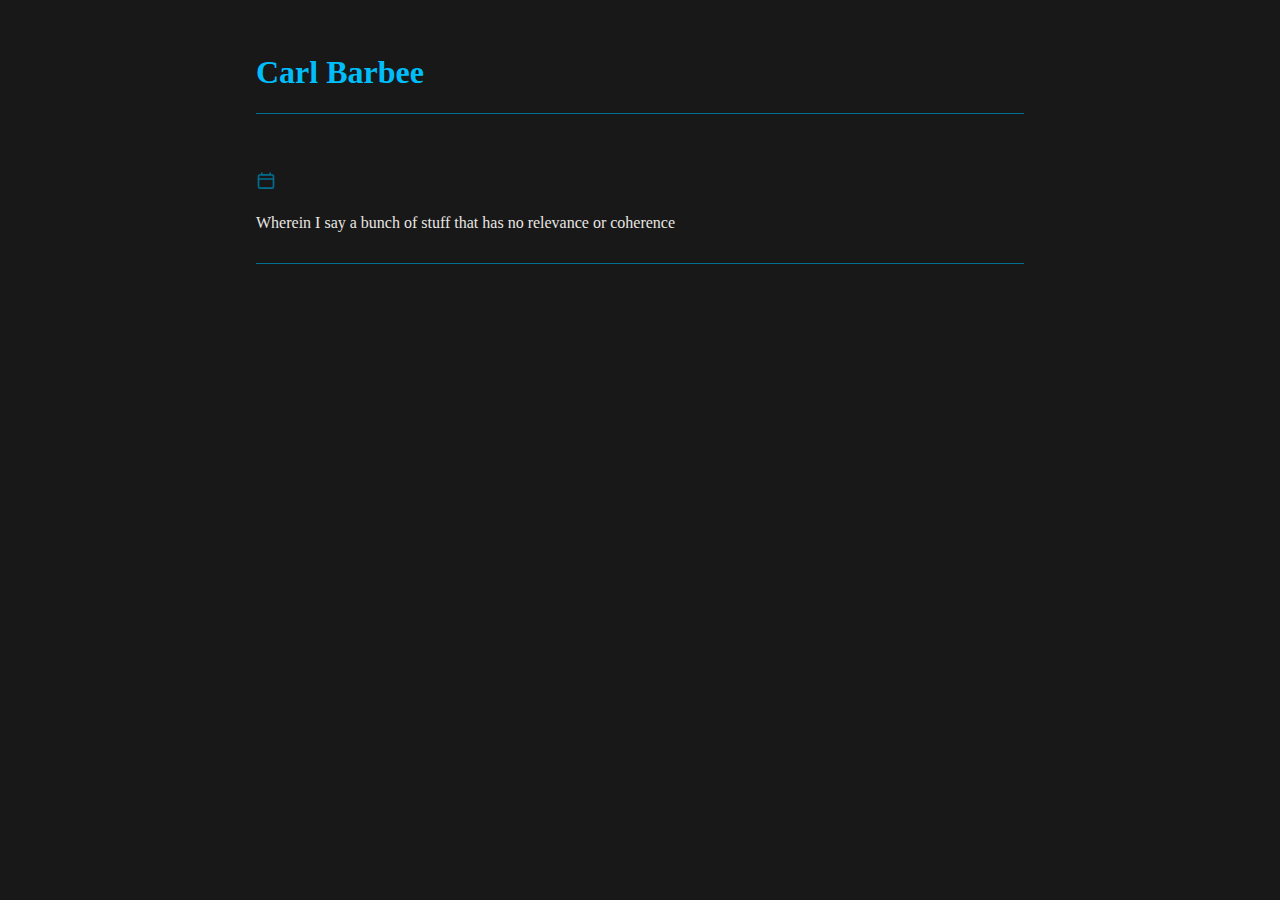
<file: posts/template.html>
<!DOCTYPE html>
<html lang="en">
<head>

    <meta charset="utf-8">
    <meta content="width=device-width" name="viewport">
    <title>Barbee.dev</title>
    <style>
        body {
            background-color: #181818;
            color: #e8e6e3;
        }

        #main-wrapper {
            overflow: auto;
            padding: 25px 5px;
            position: relative;
            width: 100%;
            max-width: 768px;
            margin: 0 auto;

            a:link, a:visited {
                text-decoration: none;
                color: #00bef9;
            }
        }

        .title-header {
            border-bottom: 1px solid #017092;
            justify-content: start;
            text-align: start;
            margin: 20px 0 75px;

            a:link, a:visited {
                text-decoration: none;
                color: #e8e6e3;
            }

        }

        .post {
            border-bottom: 1px solid #017092;
            justify-content: start;
            margin-bottom: 60px;
            padding-bottom: 15px;
            text-align: start;
            svg {
                filter: invert(24%) sepia(58%) saturate(2588%) hue-rotate(171deg) brightness(98%) contrast(99%);
            }
        }

        .post:hover {
            border-bottom: 1px solid #00bef9;
            svg {
                filter: invert(53%) sepia(31%) saturate(4067%) hue-rotate(160deg) brightness(106%) contrast(99%);
            }
        }

        h4 {
            margin-top: -20px;
        }
    </style>

    <link rel="icon" href="/favicon.ico" sizes="any">
    <link rel="icon" href="/icon.png">
    <link rel="apple-touch-icon" href="/icon.png">

</head>
<body>
<div id="main-wrapper";>
    <div class="title-header">
        <h1><a href="">Carl Barbee</a></h1>
    </div>

    <div class="post-list">
        <div class="post">
            <h2></h2>  <!----------------------------------------------------POST TITLE------------------------------------------------>
            <h4><?xml version="1.0" encoding="utf-8"?><!-- Uploaded to: SVG Repo, www.svgrepo.com, Generator: SVG Repo Mixer Tools -->
                <svg width="20px" height="20px" viewBox="0 0 24 24" fill="none" xmlns="http://www.w3.org/2000/svg">
                    <path d="M3 10H21M7 3V5M17 3V5M6.2 21H17.8C18.9201 21 19.4802 21 19.908 20.782C20.2843 20.5903 20.5903 20.2843 20.782 19.908C21 19.4802 21 18.9201 21 17.8V8.2C21 7.07989 21 6.51984 20.782 6.09202C20.5903 5.71569 20.2843 5.40973 19.908 5.21799C19.4802 5 18.9201 5 17.8 5H6.2C5.0799 5 4.51984 5 4.09202 5.21799C3.71569 5.40973 3.40973 5.71569 3.21799 6.09202C3 6.51984 3 7.07989 3 8.2V17.8C3 18.9201 3 19.4802 3.21799 19.908C3.40973 20.2843 3.71569 20.5903 4.09202 20.782C4.51984 21 5.07989 21 6.2 21Z" stroke="#000000" stroke-width="2" stroke-linecap="round" stroke-linejoin="round" transform="translate(0 2)" />
                </svg> </h4>  <!---------------------------------------------DATE WITH PRECEDING SPACE--------------------------------->
            <p>Wherein I say a bunch of stuff that has no relevance or coherence</p>
        </div>

    </div>
</div>

</body>
</html>
</file>
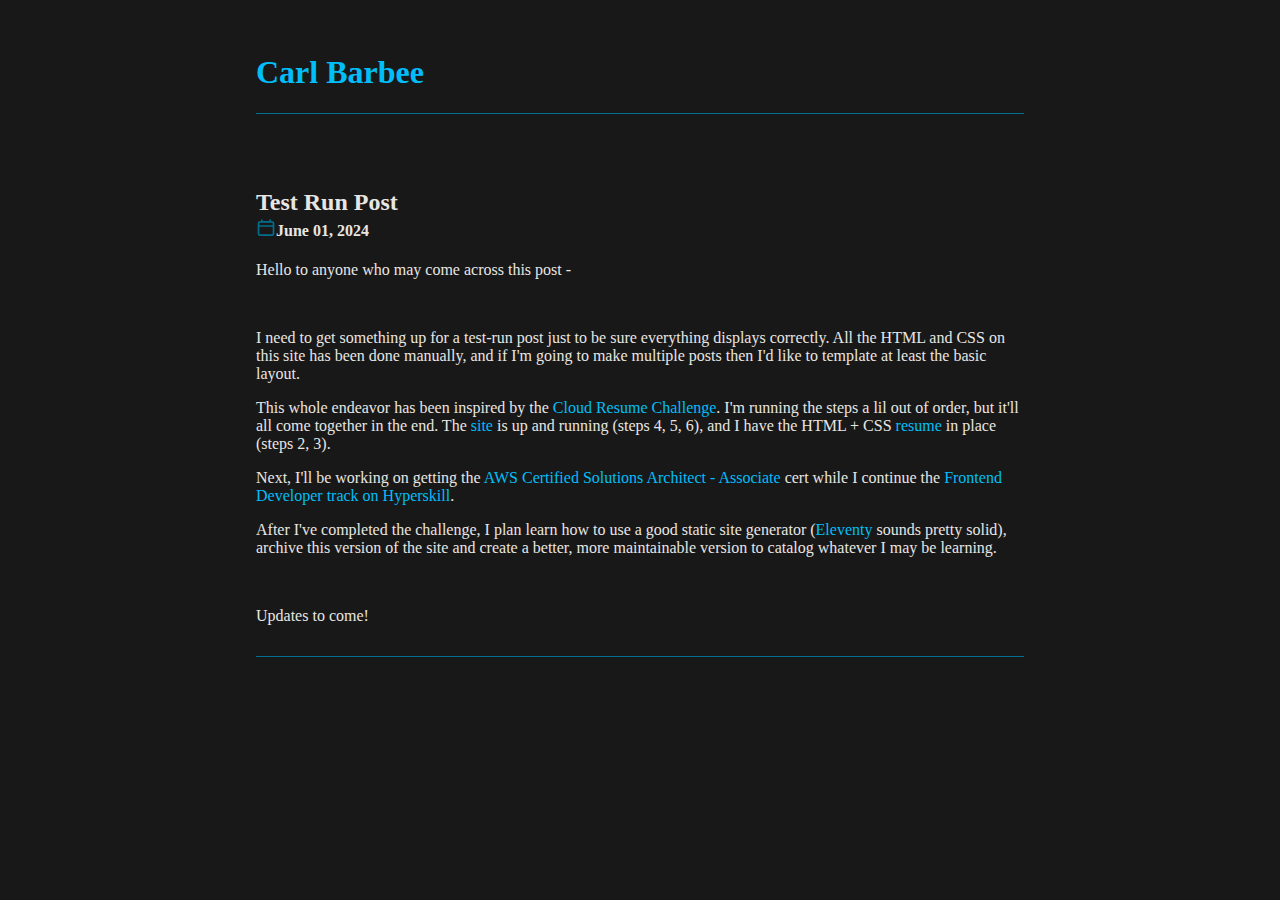
<file: posts/2024/06-01.html>
<!DOCTYPE html>
<html lang="en">
<head>

    <meta charset="utf-8">
    <meta content="width=device-width" name="viewport">
    <title>Barbee.dev</title>
    <style>
        body {
            background-color: #181818;
            color: #e8e6e3;
        }

        #main-wrapper {
            overflow: auto;
            padding: 25px 5px;
            position: relative;
            width: 100%;
            max-width: 768px;
            margin: 0 auto;

            a:link, a:visited {
                text-decoration: none;
                color: #00bef9;
            }
        }

        .title-header {
            border-bottom: 1px solid #017092;
            justify-content: start;
            text-align: start;
            margin: 20px 0 75px;

            a:link, a:visited {
                text-decoration: none;
                color: #e8e6e3;
            }

        }

        .post {
            border-bottom: 1px solid #017092;
            justify-content: start;
            margin-bottom: 60px;
            padding-bottom: 15px;
            text-align: start;
            svg {
                filter: invert(24%) sepia(58%) saturate(2588%) hue-rotate(171deg) brightness(98%) contrast(99%);
            }
        }

        .post:hover {
            border-bottom: 1px solid #00bef9;
            svg {
                filter: invert(53%) sepia(31%) saturate(4067%) hue-rotate(160deg) brightness(106%) contrast(99%);
            }
        }

        h4 {
            margin-top: -20px;
        }
    </style>

    <link rel="icon" href="/favicon.ico" sizes="any">
    <link rel="icon" href="/icon.png">
    <link rel="apple-touch-icon" href="/icon.png">

</head>
<body>
<div id="main-wrapper">
    <div class="title-header">
        <h1><a href="..">Carl Barbee</a></h1>
    </div>

    <div class="post-list">
        <div class="post">
            <h2>Test Run Post</h2>
            <h4><?xml version="1.0" encoding="utf-8"?><!-- Uploaded to: SVG Repo, www.svgrepo.com, Generator: SVG Repo Mixer Tools -->
                <svg width="20px" height="20px" viewBox="0 0 24 24" fill="none" xmlns="http://www.w3.org/2000/svg">
                    <path d="M3 10H21M7 3V5M17 3V5M6.2 21H17.8C18.9201 21 19.4802 21 19.908 20.782C20.2843 20.5903 20.5903 20.2843 20.782 19.908C21 19.4802 21 18.9201 21 17.8V8.2C21 7.07989 21 6.51984 20.782 6.09202C20.5903 5.71569 20.2843 5.40973 19.908 5.21799C19.4802 5 18.9201 5 17.8 5H6.2C5.0799 5 4.51984 5 4.09202 5.21799C3.71569 5.40973 3.40973 5.71569 3.21799 6.09202C3 6.51984 3 7.07989 3 8.2V17.8C3 18.9201 3 19.4802 3.21799 19.908C3.40973 20.2843 3.71569 20.5903 4.09202 20.782C4.51984 21 5.07989 21 6.2 21Z" stroke="#000000" stroke-width="2" stroke-linecap="round" stroke-linejoin="round" transform="translate(0 2)" />
                </svg>June 01, 2024</h4>
            <p>Hello to anyone who may come across this post -</p>
            <br>
            <p>I need to get something up for a test-run post just to be sure everything displays correctly. All the HTML and CSS on this site has been done manually, and if I'm going to make multiple posts then I'd like to template at least the basic layout.</p>
            <p>This whole endeavor has been inspired by the <a href="https://cloudresumechallenge.dev/docs/the-challenge/aws/">Cloud Resume Challenge</a>. I'm running the steps a lil out of order, but it'll all come together in the end. The <a href="https://barbee.dev">site</a> is up and running (steps 4, 5, 6), and I have the HTML + CSS <a href="https://barbee.dev/resume.html"> resume</a> in place (steps 2, 3).</p>
            <p>Next, I'll be working on getting the <a href="https://aws.amazon.com/certification/certified-solutions-architect-associate/">AWS Certified Solutions Architect - Associate</a> cert while I continue the <a href="https://hyperskill.org/tracks/5">Frontend Developer track on Hyperskill</a>.</p>
            <p>After I've completed the challenge, I plan learn how to use a good static site generator (<a href="https://www.11ty.dev/">Eleventy</a> sounds pretty solid), archive this version of the site and create a better, more maintainable version to catalog whatever I may be learning.</p>
            <br>
            <p>Updates to come!</p>
        </div>

    </div>
</div>

</body>
</html>
</file>
<file: css/style.css>
/* Found this at https://coolors.co/181818-017092-00bef9-e8e6e3 after I manually did all of the colors
!* CSS HEX *!
--eerie-black: #181818ff;
--cerulean: #017092ff;
--deep-sky-blue: #00bef9ff;
--platinum: #e8e6e3ff;

!* CSS HSL *!
--eerie-black: hsla(0, 0%, 9%, 1);
--cerulean: hsla(194, 99%, 29%, 1);
--deep-sky-blue: hsla(194, 100%, 49%, 1);
--platinum: hsla(36, 10%, 90%, 1);

!* SCSS HEX *!
$eerie-black: #181818ff;
$cerulean: #017092ff;
$deep-sky-blue: #00bef9ff;
$platinum: #e8e6e3ff;

!* SCSS HSL *!
$eerie-black: hsla(0, 0%, 9%, 1);
$cerulean: hsla(194, 99%, 29%, 1);
$deep-sky-blue: hsla(194, 100%, 49%, 1);
$platinum: hsla(36, 10%, 90%, 1);

!* SCSS RGB *!
$eerie-black: rgba(24, 24, 24, 1);
$cerulean: rgba(1, 112, 146, 1);
$deep-sky-blue: rgba(0, 190, 249, 1);
$platinum: rgba(232, 230, 227, 1);

!* SCSS Gradient *!
$gradient-top: linear-gradient(0deg, #181818ff, #017092ff, #00bef9ff, #e8e6e3ff);
$gradient-right: linear-gradient(90deg, #181818ff, #017092ff, #00bef9ff, #e8e6e3ff);
$gradient-bottom: linear-gradient(180deg, #181818ff, #017092ff, #00bef9ff, #e8e6e3ff);
$gradient-left: linear-gradient(270deg, #181818ff, #017092ff, #00bef9ff, #e8e6e3ff);
$gradient-top-right: linear-gradient(45deg, #181818ff, #017092ff, #00bef9ff, #e8e6e3ff);
$gradient-bottom-right: linear-gradient(135deg, #181818ff, #017092ff, #00bef9ff, #e8e6e3ff);
$gradient-top-left: linear-gradient(225deg, #181818ff, #017092ff, #00bef9ff, #e8e6e3ff);
$gradient-bottom-left: linear-gradient(315deg, #181818ff, #017092ff, #00bef9ff, #e8e6e3ff);
$gradient-radial: radial-gradient(#181818ff, #017092ff, #00bef9ff, #e8e6e3ff);*/



body {
  background-color: #181818;
  color: #e8e6e3;
  display: flex;
  justify-content: center;
  text-align: center;
}

.main-container {
  overflow: auto;
  max-width: 550px;
  padding: 10% 5px;
}

.headshot {
  border: 2px solid #017092;
  border-radius: 50%;
  height: 200px;
  width: 200px;
}

.headshot:hover {
  border: 2px solid #00bef9;
}

h4:hover {
  #location-icon {
    filter: invert(53%) sepia(31%) saturate(4067%) hue-rotate(160deg) brightness(106%) contrast(99%);
  }
}

.social-pane {
  display: flex;
  justify-content: space-around;
  border-bottom: 1px solid #017092;
  padding-bottom: 20px;
  margin-bottom: 50px;
}

.social-pane:hover {
}

.social-icon { /* SVG icon color = #017092 */
  filter: invert(24%) sepia(58%) saturate(2588%) hue-rotate(171deg) brightness(98%) contrast(99%);
}

.social-icon:hover { /* Change color to #00bef9 */
  filter: invert(53%) sepia(31%) saturate(4067%) hue-rotate(160deg) brightness(106%) contrast(99%);
}

a {
color: #017092
}

a:hover {
  color: #00bef9;
}

#recent-posts {
  a:link, a:visited {
    text-decoration: none;
    color: #017092;
  }

  a:hover {
    color: #00bef9;
  }
}

.post-date {
  margin-top: -20px;
}




#resume-body {
  background-color: #181818;
  color: #e8e6e3;
  display: flex;
  justify-content: start;
  text-align: center;
}

.main-resume-container {
  overflow: auto;
  padding: 25px 5px;
  position: relative;
  width: 100%;
  max-width: 1080px;
  margin: 0 auto;
}

#resume-contact {
  padding-bottom: 6px;
  border-bottom: 1px solid #017092;
  display: flex;
  flex-direction: row;
  justify-content: space-evenly;
}

.resume-contact-icon { /* SVG icon color = #017092 */
  filter: invert(24%) sepia(58%) saturate(2588%) hue-rotate(171deg) brightness(98%) contrast(99%);
  transform: translateY(30%);
}

.resume-contact-icon:hover { /* Change color to #00bef9 */
  filter: invert(53%) sepia(31%) saturate(4067%) hue-rotate(160deg) brightness(106%) contrast(99%);
}

section {
  margin-top: 50px;
  text-align: start;
}

.resume-header {
  color: #017092;
  padding: 0 0 0 20px;
}

.resume-h1 {
  border: solid 2px #017092;
}

section:hover { /* You can nest CSS classes! */
  .resume-header {
    color: #00bef9;
  }
  .resume-h1 {
    border: solid 2px #00bef9;
  }
}

.resume-h3, .resume-h4 {
  line-height: 1px;
}

.resume-h4 {
  font-style: italic;
  transform: translateY(-80%);
}

#resume-skills:hover {
  .skills-icons {
    filter: invert(53%) sepia(31%) saturate(4067%) hue-rotate(160deg) brightness(106%) contrast(99%);
  }
}

.skills-icons { /* SVG icon color = #017092 */
  filter: invert(24%) sepia(58%) saturate(2588%) hue-rotate(171deg) brightness(98%) contrast(99%);
  padding: 0 0 0 20px;
}
</file>
